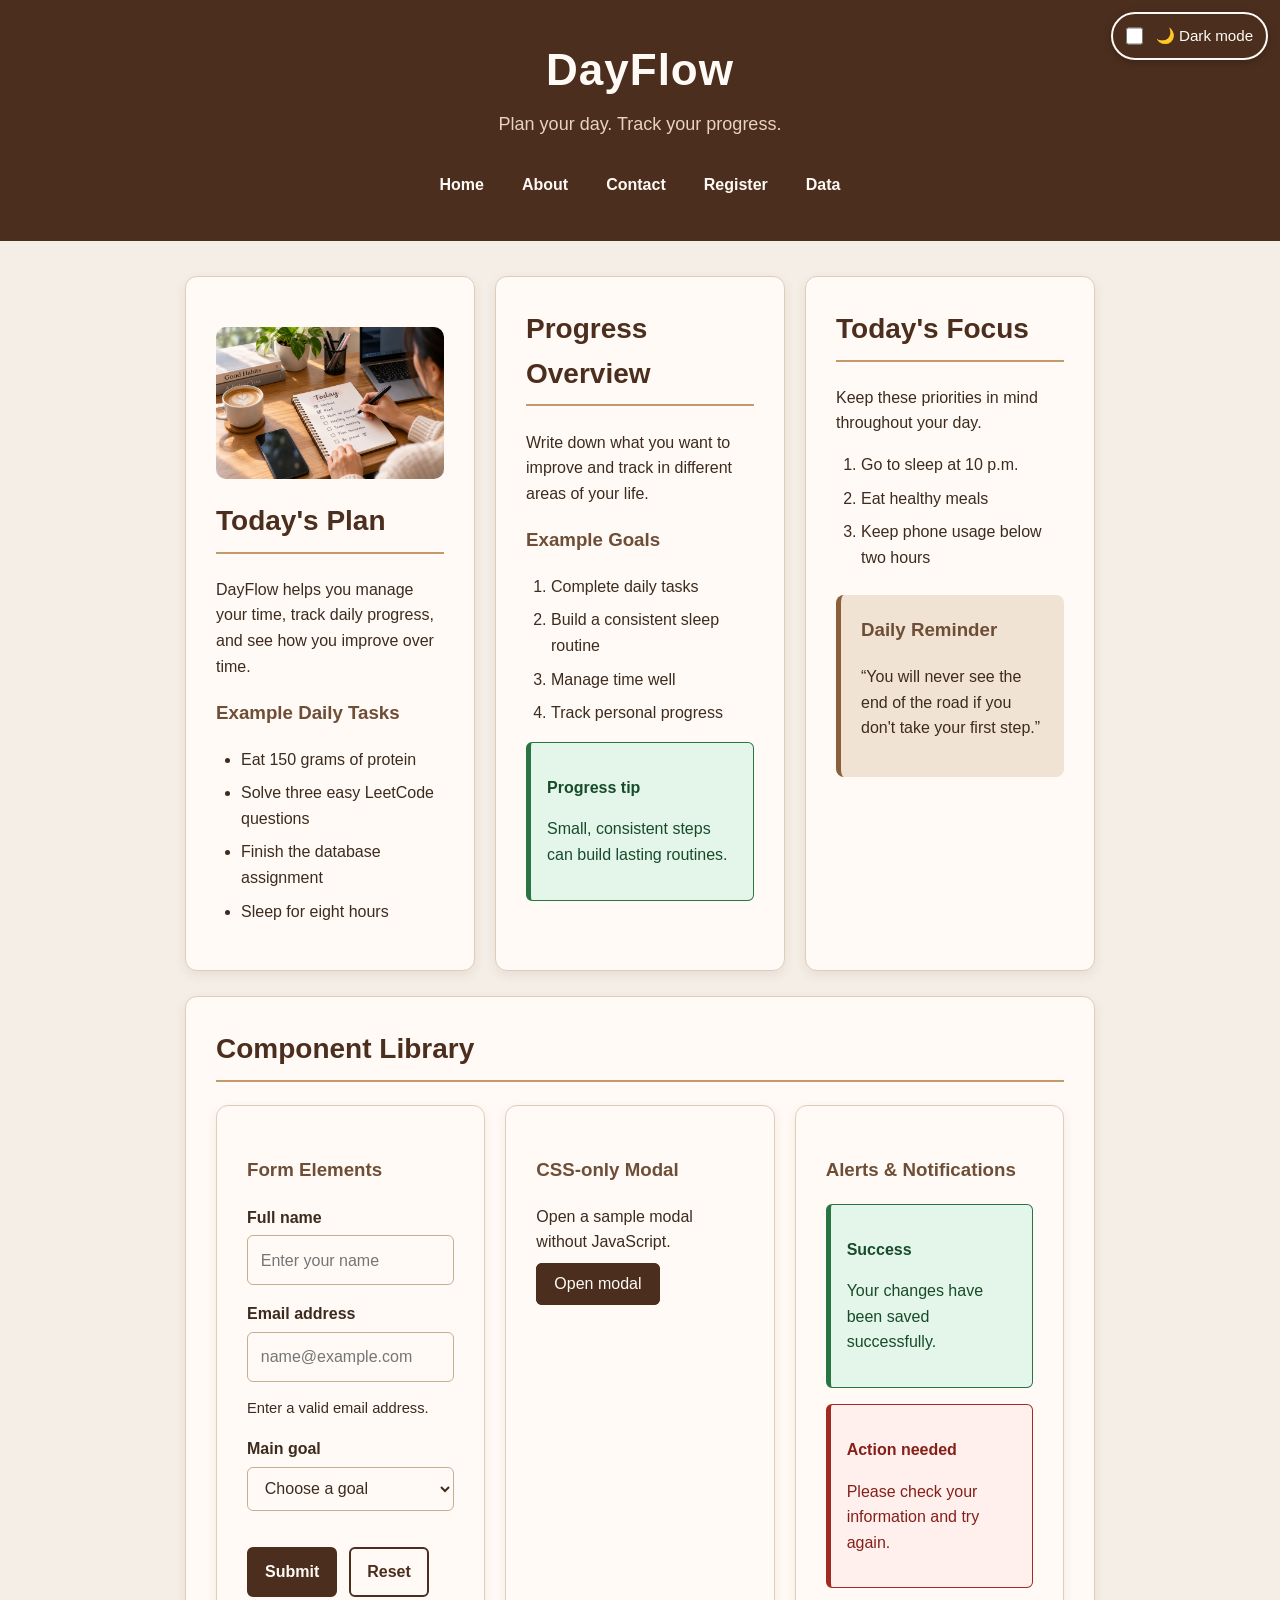
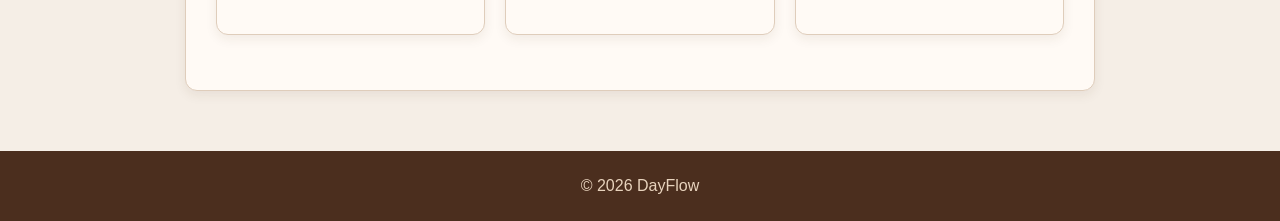
<file: index.html>
<!DOCTYPE html>
<html lang="en">
<head>
  <meta charset="UTF-8">
  <meta name="viewport" content="width=device-width, initial-scale=1.0">
  <meta name="color-scheme" content="light dark">
  <meta name="description" content="DayFlow helps you plan your day, track progress, and build better routines.">
  <title>DayFlow | Plan your day</title>
  <link rel="stylesheet" href="CSS/style.css">
</head>
<body>
  <a class="skip-link" href="#main-content">Skip to main content</a>
  <div class="theme-control">
    <input type="checkbox" id="theme-toggle" aria-label="Toggle dark mode">
    <label for="theme-toggle">🌙 Dark mode</label>
  </div>
  <header>
    <h1>DayFlow</h1>
    <p>Plan your day. Track your progress.</p>
    <nav aria-label="Main navigation">
      <a href="index.html">Home</a>
      <a href="about.html">About</a>
      <a href="contact.html">Contact</a>
      <a href="register.html">Register</a>
      <a href="data.html">Data</a>
    </nav>
  </header>
  <main id="main-content">
    <div class="component-grid">
      <section id="today-plan" aria-labelledby="plan-heading">
        <img src="images/Today's plan.png" alt="Illustration of a person planning daily tasks" width="600">
        <h2 id="plan-heading">Today's Plan</h2>
        <p>DayFlow helps you manage your time, track daily progress, and see how you improve over time.</p>
        <h3>Example Daily Tasks</h3>
        <ul>
          <li>Eat 150 grams of protein</li>
          <li>Solve three easy LeetCode questions</li>
          <li>Finish the database assignment</li>
          <li>Sleep for eight hours</li>
        </ul>
      </section>
      <section id="progress" aria-labelledby="progress-heading">
        <h2 id="progress-heading">Progress Overview</h2>
        <p>Write down what you want to improve and track in different areas of your life.</p>
        <h3>Example Goals</h3>
        <ol>
          <li>Complete daily tasks</li>
          <li>Build a consistent sleep routine</li>
          <li>Manage time well</li>
          <li>Track personal progress</li>
        </ol>
        <div class="alert alert-success" role="status">
          <p class="alert-title">Progress tip</p>
          <p>Small, consistent steps can build lasting routines.</p>
        </div>
      </section>
      <section id="focus" aria-labelledby="focus-heading">
        <h2 id="focus-heading">Today's Focus</h2>
        <p>Keep these priorities in mind throughout your day.</p>
        <ol>
          <li>Go to sleep at 10 p.m.</li>
          <li>Eat healthy meals</li>
          <li>Keep phone usage below two hours</li>
        </ol>
        <article>
          <h3>Daily Reminder</h3>
          <p>“You will never see the end of the road if you don't take your first step.”</p>
        </article>
      </section>
    </div>

    <section id="components" aria-labelledby="components-heading">
      <h2 id="components-heading">Component Library</h2>
      <div class="component-grid">
        <section aria-labelledby="form-heading">
          <h3 id="form-heading">Form Elements</h3>
          <form action="#" method="get">
            <div class="form-group">
              <label for="demo-name">Full name</label>
              <input id="demo-name" name="name" type="text" autocomplete="name" placeholder="Enter your name" required>
            </div>
            <div class="form-group">
              <label for="demo-email">Email address</label>
              <input id="demo-email" name="email" type="email" autocomplete="email" aria-describedby="email-help" placeholder="name@example.com" required>
              <p id="email-help" class="help-text">Enter a valid email address.</p>
            </div>
            <div class="form-group">
              <label for="demo-category">Main goal</label>
              <select id="demo-category" name="goal" required>
                <option value="">Choose a goal</option>
                <option value="productivity">Improve productivity</option>
                <option value="routine">Build better routines</option>
                <option value="progress">Track progress</option>
              </select>
            </div>
            <div class="button-row">
              <button type="submit">Submit</button>
              <button class="button-secondary" type="reset">Reset</button>
            </div>
          </form>
        </section>
        <section aria-labelledby="modal-heading">
          <h3 id="modal-heading">CSS-only Modal</h3>
          <p>Open a sample modal without JavaScript.</p>
          <input class="modal-toggle" type="checkbox" id="modal-toggle" aria-label="Toggle welcome dialog">
          <label class="button modal-trigger" for="modal-toggle">Open modal</label>
          <div class="modal-overlay">
            <div class="modal-content" role="dialog" aria-labelledby="dialog-title" aria-describedby="dialog-description">
              <h3 id="dialog-title">Welcome to DayFlow</h3>
              <p id="dialog-description">This modal is built with HTML and CSS only. Use the close control to return to the page.</p>
              <div class="modal-actions"><label class="button button-secondary modal-close" for="modal-toggle">Close modal</label></div>
            </div>
          </div>
        </section>
        <section aria-labelledby="alerts-heading">
          <h3 id="alerts-heading">Alerts &amp; Notifications</h3>
          <div class="alert alert-success" role="status">
            <p class="alert-title">Success</p>
            <p>Your changes have been saved successfully.</p>
          </div>
          <div class="alert alert-error" role="alert">
            <p class="alert-title">Action needed</p>
            <p>Please check your information and try again.</p>
          </div>
        </section>
      </div>
    </section>
  </main>
  <footer><p>&copy; 2026 DayFlow</p></footer>
</body>
</html>
</file>
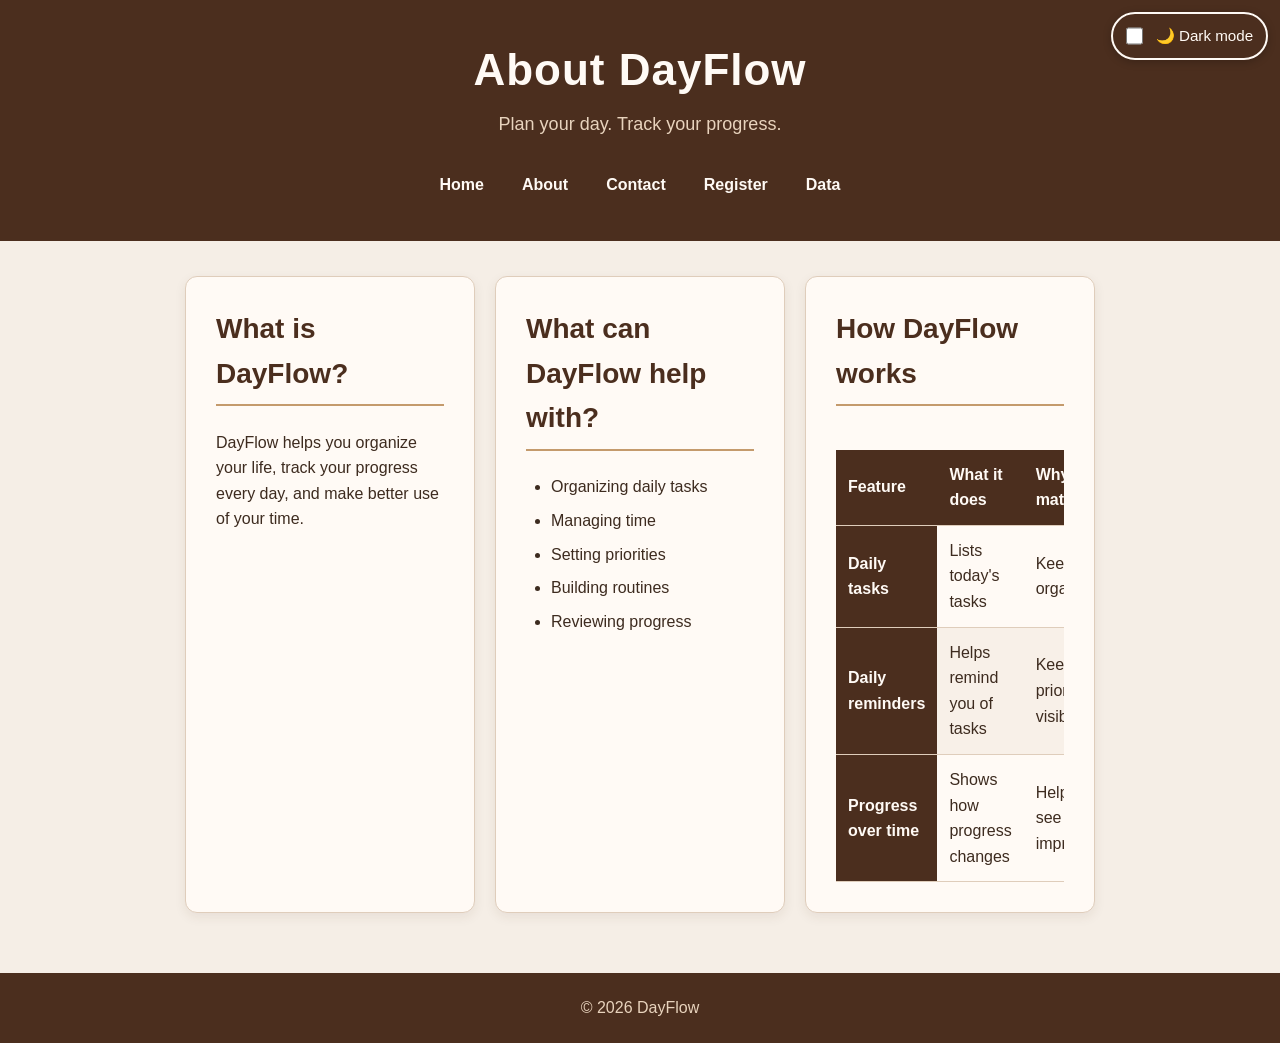
<file: about.html>
<!DOCTYPE html>
<html lang="en">
<head>
  <meta charset="UTF-8">
  <meta name="viewport" content="width=device-width, initial-scale=1.0">
  <meta name="color-scheme" content="light dark">
  <meta name="description" content="Learn how DayFlow supports daily planning, routines, and progress tracking.">
  <title>About | DayFlow</title>
  <link rel="stylesheet" href="CSS/style.css">
</head>
<body>
  <a class="skip-link" href="#main-content">Skip to main content</a>
  <div class="theme-control">
    <input type="checkbox" id="theme-toggle" aria-label="Toggle dark mode">
    <label for="theme-toggle">🌙 Dark mode</label>
  </div>
  <header>
    <h1>About DayFlow</h1>
    <p>Plan your day. Track your progress.</p>
    <nav aria-label="Main navigation">
      <a href="index.html">Home</a>
      <a href="about.html">About</a>
      <a href="contact.html">Contact</a>
      <a href="register.html">Register</a>
      <a href="data.html">Data</a>
    </nav>
  </header>
  <main id="main-content">
    <div class="component-grid">
      <section id="whatisdayflow" aria-labelledby="about-heading">
        <h2 id="about-heading">What is DayFlow?</h2>
        <p>DayFlow helps you organize your life, track your progress every day, and make better use of your time.</p>
      </section>
      <section id="help" aria-labelledby="help-heading">
        <h2 id="help-heading">What can DayFlow help with?</h2>
        <ul><li>Organizing daily tasks</li><li>Managing time</li><li>Setting priorities</li><li>Building routines</li><li>Reviewing progress</li></ul>
      </section>
      <section id="howitworks" aria-labelledby="how-heading">
        <h2 id="how-heading">How DayFlow works</h2>
        <div style="overflow-x:auto">
          <table>
            <thead><tr><th scope="col">Feature</th><th scope="col">What it does</th><th scope="col">Why it matters</th></tr></thead>
            <tbody>
              <tr><th scope="row">Daily tasks</th><td>Lists today's tasks</td><td>Keeps you organized</td></tr>
              <tr><th scope="row">Daily reminders</th><td>Helps remind you of tasks</td><td>Keeps priorities visible</td></tr>
              <tr><th scope="row">Progress over time</th><td>Shows how progress changes</td><td>Helps you see improvement</td></tr>
            </tbody>
          </table>
        </div>
      </section>
    </div>
  </main>
  <footer><p>&copy; 2026 DayFlow</p></footer>
</body>
</html>
</file>
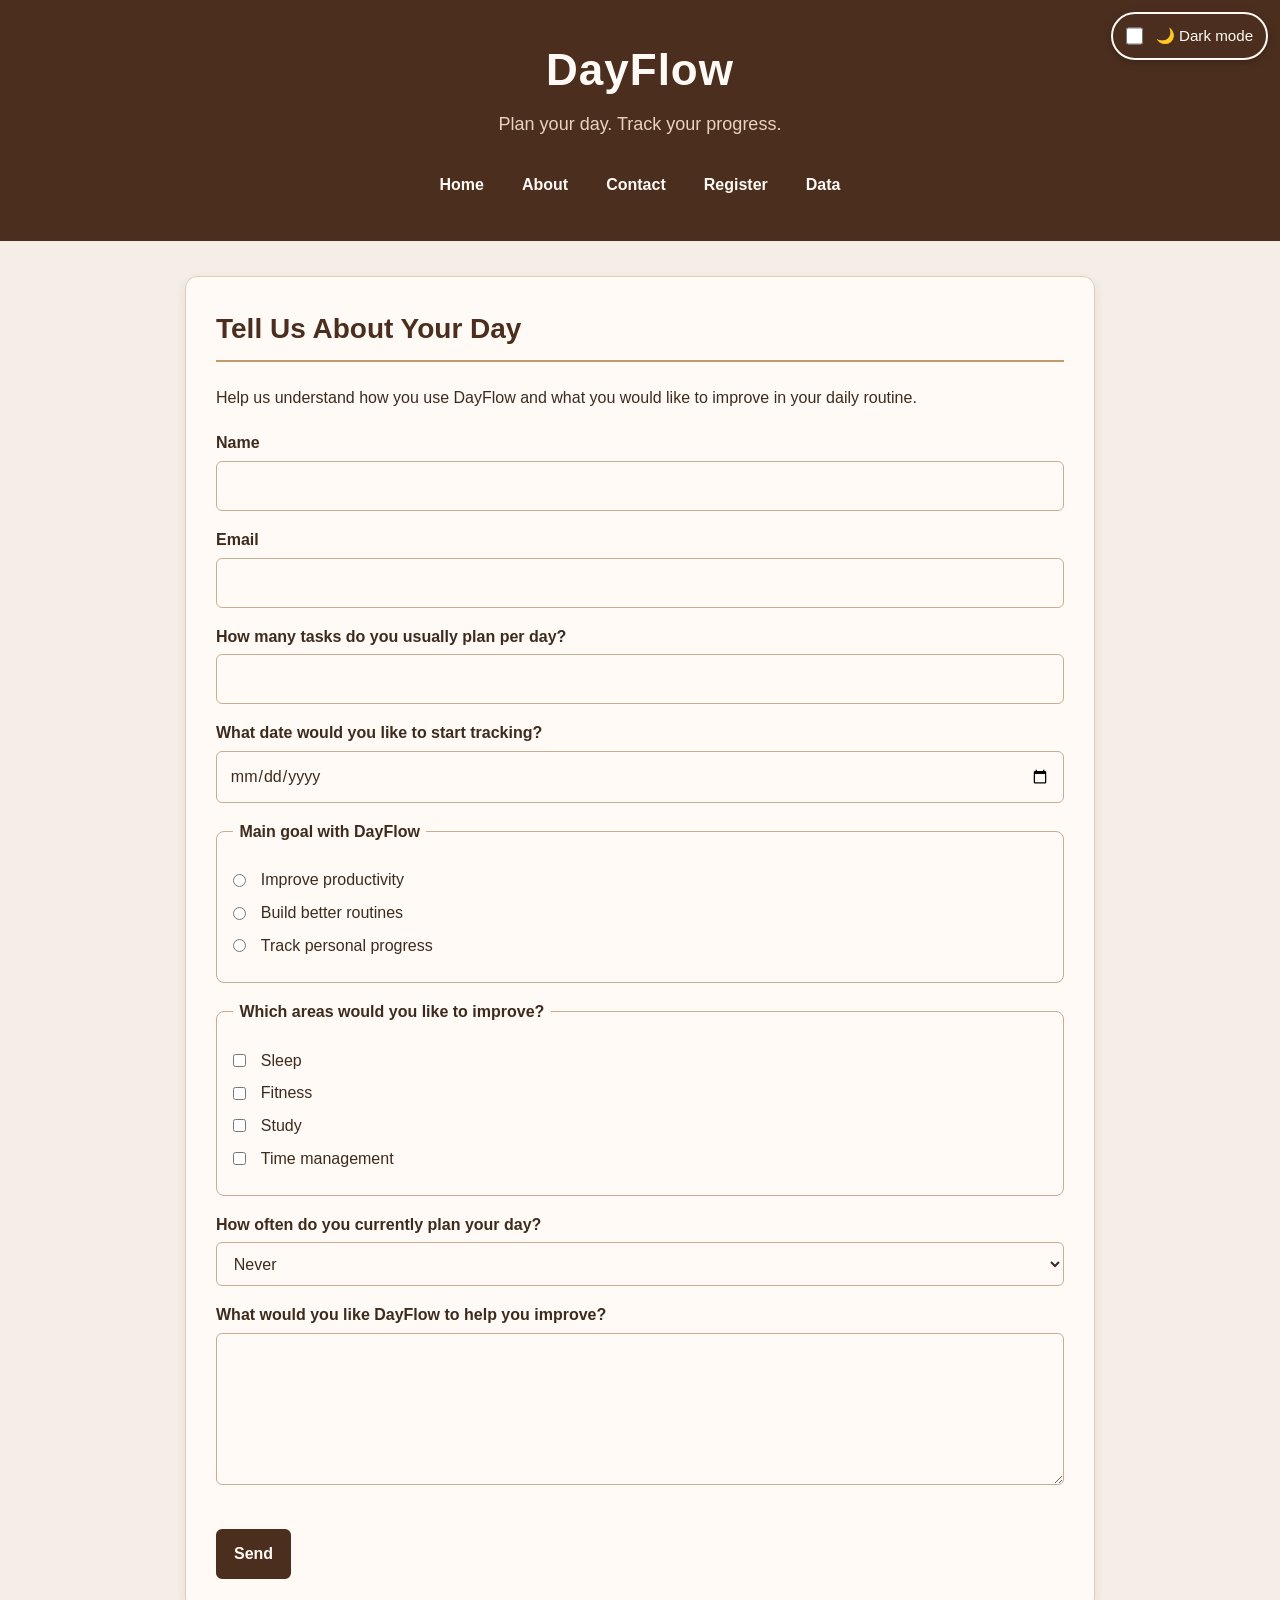
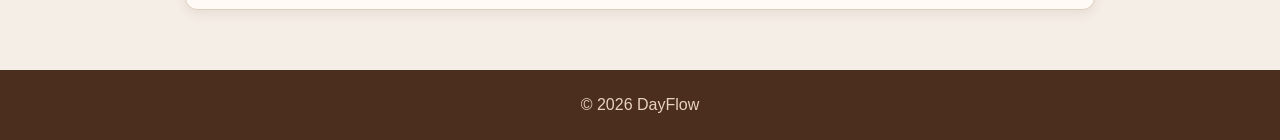
<file: contact.html>
<!DOCTYPE html>
<html lang="en">
<head>
  <meta charset="UTF-8">
  <meta name="viewport" content="width=device-width, initial-scale=1.0">
  <meta name="color-scheme" content="light dark">
  <meta name="description" content="Tell DayFlow about your daily planning goals and routines.">
  <title>Contact | DayFlow</title>
  <link rel="stylesheet" href="CSS/style.css">
</head>
<body>
  <a class="skip-link" href="#main-content">Skip to main content</a>
  <div class="theme-control">
    <input type="checkbox" id="theme-toggle" aria-label="Toggle dark mode">
    <label for="theme-toggle">🌙 Dark mode</label>
  </div>
  <header>
    <h1>DayFlow</h1><p>Plan your day. Track your progress.</p>
    <nav aria-label="Main navigation">
      <a href="index.html">Home</a>
      <a href="about.html">About</a>
      <a href="contact.html">Contact</a>
      <a href="register.html">Register</a>
      <a href="data.html">Data</a>
    </nav>
  </header>
  <main id="main-content">
    <section aria-labelledby="contact-heading">
      <h2 id="contact-heading">Tell Us About Your Day</h2>
      <p>Help us understand how you use DayFlow and what you would like to improve in your daily routine.</p>
      <form action="#" method="get">
        <div class="form-group"><label for="name">Name</label><input type="text" id="name" name="name" autocomplete="name" required></div>
        <div class="form-group"><label for="email">Email</label><input type="email" id="email" name="email" autocomplete="email" required></div>
        <div class="form-group"><label for="tasks">How many tasks do you usually plan per day?</label><input type="number" id="tasks" name="tasks" min="1" inputmode="numeric"></div>
        <div class="form-group"><label for="start-date">What date would you like to start tracking?</label><input type="date" id="start-date" name="start-date"></div>
        <fieldset>
          <legend>Main goal with DayFlow</legend>
          <div><input type="radio" id="productivity" name="goal" value="productivity"><label for="productivity">Improve productivity</label></div>
          <div><input type="radio" id="routine" name="goal" value="routine"><label for="routine">Build better routines</label></div>
          <div><input type="radio" id="progress" name="goal" value="progress"><label for="progress">Track personal progress</label></div>
        </fieldset>
        <fieldset>
          <legend>Which areas would you like to improve?</legend>
          <div><input type="checkbox" id="sleep" name="areas" value="sleep"><label for="sleep">Sleep</label></div>
          <div><input type="checkbox" id="fitness" name="areas" value="fitness"><label for="fitness">Fitness</label></div>
          <div><input type="checkbox" id="study" name="areas" value="study"><label for="study">Study</label></div>
          <div><input type="checkbox" id="time" name="areas" value="time"><label for="time">Time management</label></div>
        </fieldset>
        <div class="form-group"><label for="frequency">How often do you currently plan your day?</label><select id="frequency" name="frequency"><option value="never">Never</option><option value="sometimes">Sometimes</option><option value="often">Often</option><option value="daily">Every day</option></select></div>
        <div class="form-group"><label for="message">What would you like DayFlow to help you improve?</label><textarea id="message" name="message" rows="5"></textarea></div>
        <button type="submit">Send</button>
      </form>
    </section>
  </main>
  <footer><p>&copy; 2026 DayFlow</p></footer>
</body>
</html>
</file>
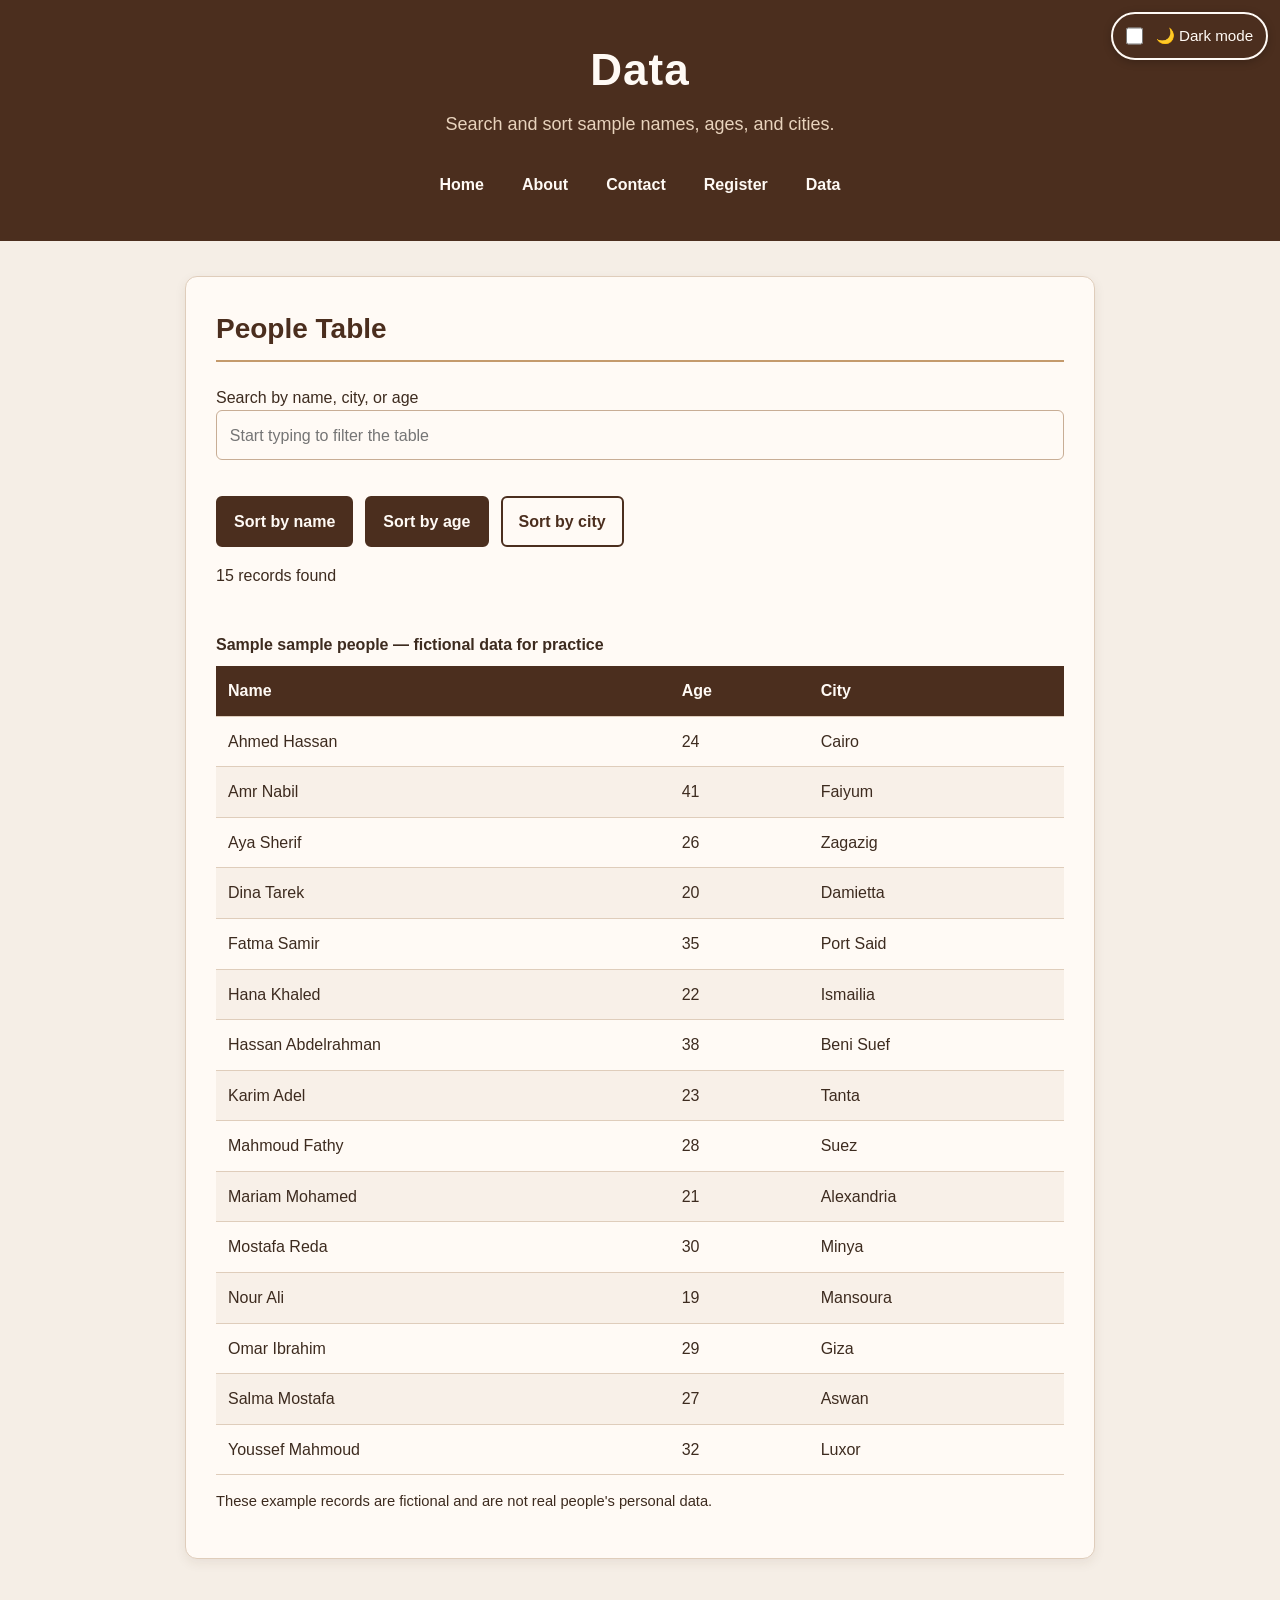
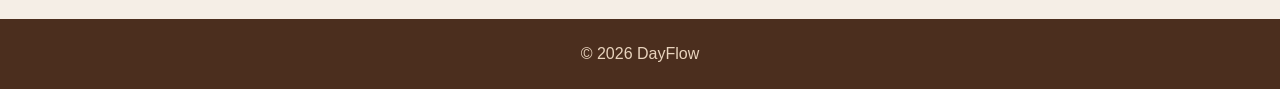
<file: data.html>
<!DOCTYPE html>
<html lang="en"><head><meta charset="UTF-8"><meta name="viewport" content="width=device-width, initial-scale=1"><meta name="color-scheme" content="light dark"><meta name="description" content="Search and sort sample data."><title>Data | DayFlow</title><link rel="stylesheet" href="CSS/style.css"><script src="js/data.js" defer></script></head>
<body><a class="skip-link" href="#main-content">Skip to main content</a><div class="theme-control"><input type="checkbox" id="theme-toggle" aria-label="Toggle dark mode"><label for="theme-toggle">🌙 Dark mode</label></div>
<header><h1>Data</h1><p>Search and sort sample names, ages, and cities.</p><nav aria-label="Main navigation">
      <a href="index.html">Home</a>
      <a href="about.html">About</a>
      <a href="contact.html">Contact</a>
      <a href="register.html">Register</a>
      <a href="data.html">Data</a>
    </nav></header>
<main id="main-content"><section aria-labelledby="data-heading"><h2 id="data-heading">People Table</h2><div class="form-group"><label for="search">Search by name, city, or age</label><input type="search" id="search" name="search" placeholder="Start typing to filter the table" autocomplete="off"></div>
<div class="button-row" aria-label="Sort table"><button type="button" id="sort-name">Sort by name</button><button type="button" id="sort-age">Sort by age</button><button type="button" id="sort-city" class="button-secondary">Sort by city</button></div><p id="result-count" role="status" aria-live="polite"></p>
<div style="overflow-x:auto"><table><caption>Sample sample people — fictional data for practice</caption><thead><tr><th scope="col">Name</th><th scope="col">Age</th><th scope="col">City</th></tr></thead><tbody id="people-table-body"></tbody></table></div><p class="help-text">These example records are fictional and are not real people's personal data.</p></section></main><footer><p>&copy; 2026 DayFlow</p></footer></body></html>
</file>
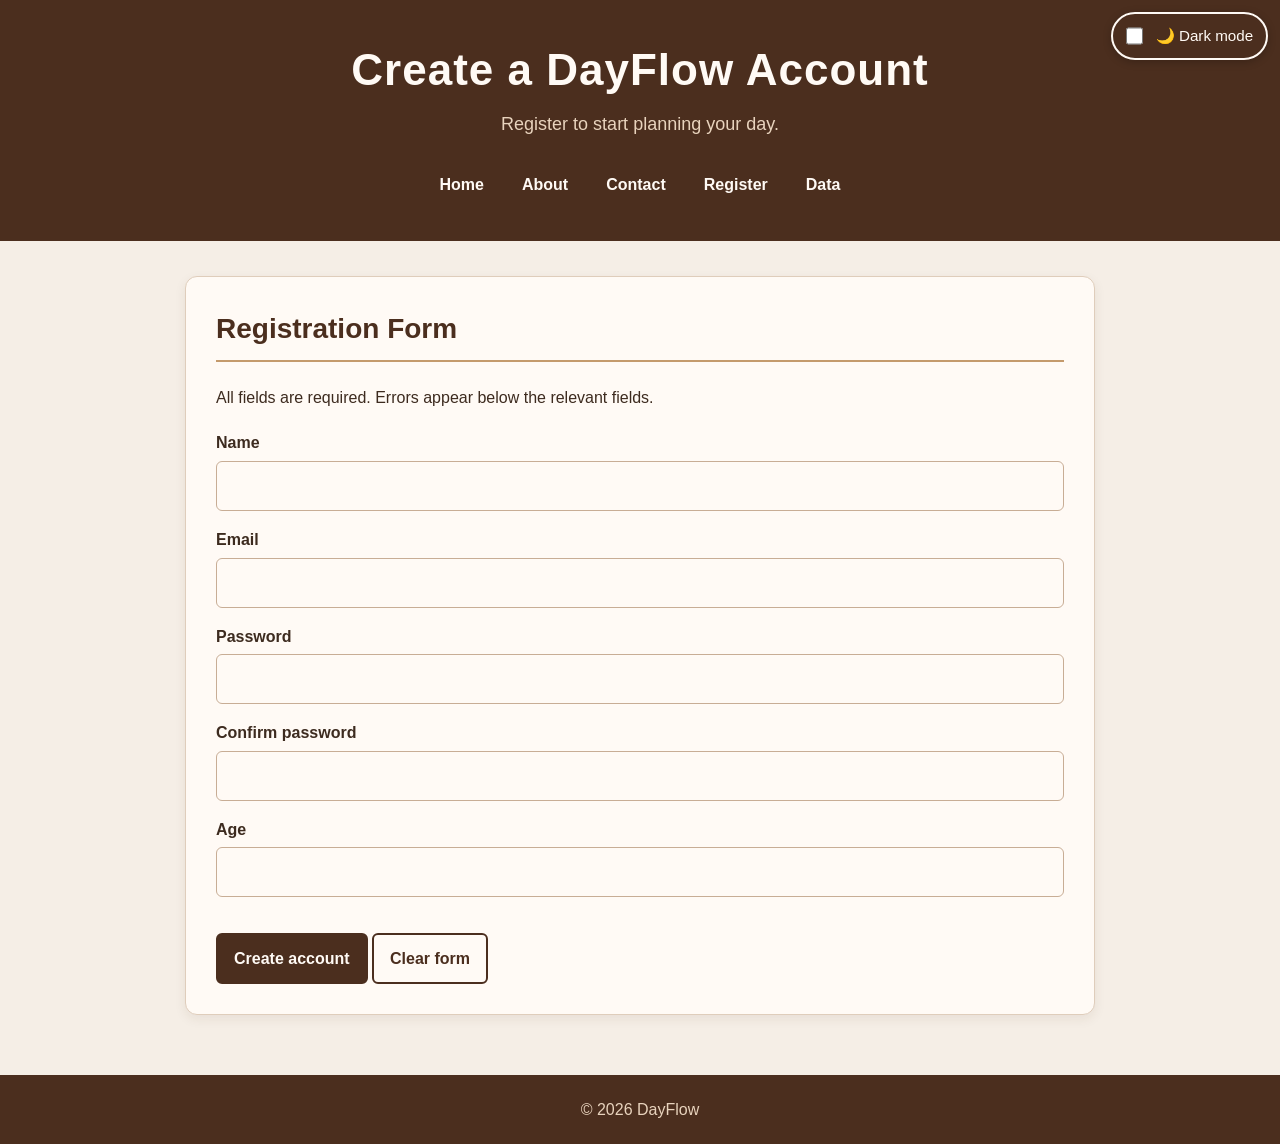
<file: register.html>
<!DOCTYPE html>
<html lang="en"><head><meta charset="UTF-8"><meta name="viewport" content="width=device-width, initial-scale=1"><meta name="color-scheme" content="light dark"><meta name="description" content="Create a DayFlow account."><title>Register | DayFlow</title><link rel="stylesheet" href="CSS/style.css"><script src="js/register.js" defer></script></head>
<body><a class="skip-link" href="#main-content">Skip to main content</a><div class="theme-control"><input type="checkbox" id="theme-toggle" aria-label="Toggle dark mode"><label for="theme-toggle">🌙 Dark mode</label></div>
<header><h1>Create a DayFlow Account</h1><p>Register to start planning your day.</p><nav aria-label="Main navigation">
      <a href="index.html">Home</a>
      <a href="about.html">About</a>
      <a href="contact.html">Contact</a>
      <a href="register.html">Register</a>
      <a href="data.html">Data</a>
    </nav></header>
<main id="main-content"><section aria-labelledby="register-heading"><h2 id="register-heading">Registration Form</h2><p>All fields are required. Errors appear below the relevant fields.</p>
<form id="registration-form" action="#" method="get" novalidate>
<div class="form-group"><label for="name">Name</label><input type="text" id="name" name="name" autocomplete="name" required aria-describedby="name-error"><p class="field-error" id="name-error" aria-live="polite"></p></div>
<div class="form-group"><label for="email">Email</label><input type="email" id="email" name="email" autocomplete="email" required aria-describedby="email-error"><p class="field-error" id="email-error" aria-live="polite"></p></div>
<div class="form-group"><label for="password">Password</label><input type="password" id="password" name="password" autocomplete="new-password" required aria-describedby="password-error"><p class="field-error" id="password-error" aria-live="polite"></p></div>
<div class="form-group"><label for="confirm-password">Confirm password</label><input type="password" id="confirm-password" name="confirm-password" autocomplete="new-password" required aria-describedby="confirm-password-error"><p class="field-error" id="confirm-password-error" aria-live="polite"></p></div>
<div class="form-group"><label for="age">Age</label><input type="number" id="age" name="age" min="1" max="120" step="1" inputmode="numeric" required aria-describedby="age-error"><p class="field-error" id="age-error" aria-live="polite"></p></div>
<div id="form-status" class="alert" role="status" aria-live="polite" hidden></div><button type="submit">Create account</button> <button type="reset" class="button-secondary">Clear form</button>
</form></section></main><footer><p>&copy; 2026 DayFlow</p></footer></body></html>
</file>
<file: CSS/style.css>
* {
    box-sizing: border-box;
}

body {
    margin: 0;
    font-family: Arial, Helvetica, sans-serif;
    font-size: 16px;
    line-height: 1.6;
    color: #3d2b1f;
    background-color: #f5eee6;
}




header {
    background-color: #4b2e1e;
    color: #fffaf5;
    text-align: center;
    padding: 35px 20px;
}

header h1 {
    margin: 0;
    font-size: 44px;
    letter-spacing: 1px;
    text-align: center;
}

header p {
    margin: 5px auto 25px;
    color: #e8d3bd;
    font-size: 18px;
    text-align: center;
}




nav {
    display: flex;
    justify-content: center;
    align-items: center;
    flex-wrap: wrap;
    gap: 10px;
}

nav a {
    color: #fffaf5;
    text-decoration: none;
    font-weight: bold;
    padding: 8px 14px;
    border-radius: 6px;
}

nav a:hover {
    background-color: #6f4e37;
}




main {
    max-width: 950px;
    margin: 0 auto;
    padding: 35px 20px;
}




section {
    background-color: #fffaf5;
    padding: 30px;
    margin-bottom: 25px;
    border: 1px solid #dfcdbb;
    border-radius: 12px;
    box-shadow: 0 4px 12px rgba(75, 46, 30, 0.08);
}

section h2 {
    margin-top: 0;
    color: #4b2e1e;
    font-size: 28px;
    border-bottom: 2px solid #c49a6c;
    padding-bottom: 8px;
}

section h3 {
    color: #6f4e37;
}




p {
    max-width: 750px;
}




ul,
ol {
    padding-left: 25px;
}

li {
    margin-bottom: 8px;
}




article {
    margin-top: 25px;
    padding: 20px;
    background-color: #f1e3d4;
    border-left: 5px solid #8b5e3c;
    border-radius: 8px;
}

article h3 {
    margin-top: 0;
}



table {
    width: 100%;
    border-collapse: collapse;
    margin-top: 20px;
}

th {
    background-color: #4b2e1e;
    color: #fffaf5;
    text-align: left;
}

th,
td {
    padding: 12px;
    border-bottom: 1px solid #dfcdbb;
}

tr:nth-child(even) {
    background-color: #f8f0e8;
}




form {
    margin-top: 20px;
}

form label {
    display: block;
    margin-top: 15px;
    margin-bottom: 5px;
    font-weight: bold;
}

input,
select,
textarea {
    width: 100%;
    padding: 10px;
    border: 1px solid #c8ad95;
    border-radius: 6px;
    background-color: #fffdf9;
    color: #3d2b1f;
    font-size: 16px;
}

textarea {
    resize: vertical;
}

input:focus,
select:focus,
textarea:focus {
    outline: 2px solid #c49a6c;
}



input[type="radio"],
input[type="checkbox"] {
    width: auto;
    display: inline-block;
    vertical-align: middle;
    margin: 0 6px 0 0;
}

input[type="radio"] + label,
input[type="checkbox"] + label {
    display: inline;
    margin: 0;
    font-weight: normal;
    vertical-align: middle;
}




button {
    margin-top: 20px;
    padding: 11px 25px;
    background-color: #4b2e1e;
    color: #fffaf5;
    border: none;
    border-radius: 6px;
    font-size: 16px;
    font-weight: bold;
    cursor: pointer;
}

button:hover {
    background-color: #6f4e37;
}




img {
    width: 600px;
    max-width: 100%;
    height: auto;
    display: block;
    margin: 20px auto;
    border-radius: 10px;
}




footer {
    background-color: #4b2e1e;
    color: #e8d3bd;
    text-align: center;
    padding: 22px;
}

footer p {
    margin: 0 auto;
}

/* Responsive layout */
.component-grid { display:grid; grid-template-columns:minmax(0,1fr); gap:1.25rem; }
@media (min-width:600px) { .component-grid { grid-template-columns:repeat(2,minmax(0,1fr)); } }
@media (min-width:1000px) { .component-grid { grid-template-columns:repeat(3,minmax(0,1fr)); } }
.skip-link { position:absolute; top:-100px; left:1rem; z-index:100; padding:.75rem 1rem; color:#fff; background:#4b2e1e; border-radius:6px; }
.skip-link:focus { top:1rem; }
.theme-control { position:fixed; top:.75rem; right:.75rem; z-index:50; display:inline-flex; align-items:center; gap:.4rem; padding:.6rem .8rem; color:#fffaf5; background:#4b2e1e; border:2px solid #fffaf5; border-radius:999px; box-shadow:0 2px 8px rgba(0,0,0,.22); font-size:.95rem; }
.theme-control input { width:1.1rem; height:1.1rem; accent-color:#c49a6c; }
.theme-control label { margin:0; cursor:pointer; }
.form-group { margin-bottom:1rem; }
input:not([type=checkbox]):not([type=radio]), select, textarea { width:100%; min-height:44px; padding:.7rem .8rem; font:inherit; color:var(--text,#3d2b1f); background:var(--surface,#fffaf5); border:1px solid #c8ad95; border-radius:6px; }
button, .button { display:inline-flex; align-items:center; justify-content:center; min-height:44px; padding:.65rem 1rem; font:inherit; font-weight:700; color:#fffaf5; background:#4b2e1e; border:2px solid #4b2e1e; border-radius:6px; cursor:pointer; text-decoration:none; }
button:hover, .button:hover { background:#6f4e37; }
.button-secondary { color:#4b2e1e; background:transparent; }
.button-row, .modal-actions { display:flex; flex-wrap:wrap; gap:.75rem; margin-top:1rem; }
input:focus-visible, select:focus-visible, textarea:focus-visible, button:focus-visible, a:focus-visible, .button:focus-visible { outline:3px solid #075fc7; outline-offset:3px; }
fieldset { margin:1rem 0; padding:1rem; border:1px solid #c8ad95; border-radius:8px; }
legend { padding:0 .4rem; font-weight:700; }
fieldset div { display:flex; align-items:center; gap:.55rem; margin:.45rem 0; }
fieldset label { display:inline; margin:0; font-weight:400; }
.field-error { margin:.3rem 0 0; color:#842018; font-size:.92rem; font-weight:700; }
[aria-invalid=true] { border-color:#a12b22 !important; }
[hidden] { display:none !important; }
.help-text { font-size:.92rem; }
.alert { margin:1rem 0; padding:1rem; border:1px solid; border-left-width:5px; border-radius:6px; }
.alert-success { color:#174b2b; background:#e4f6e9; border-color:#287543; }
.alert-error { color:#842018; background:#fff0ee; border-color:#a12b22; }
.alert-title { font-weight:700; }
.modal-toggle { position:absolute; width:1px; height:1px; overflow:hidden; clip-path:inset(50%); }
.modal-overlay { position:fixed; inset:0; z-index:10; display:none; align-items:center; justify-content:center; padding:1rem; overflow-y:auto; background:rgba(0,0,0,.78); }
.modal-toggle:checked ~ .modal-overlay { display:flex; }
.modal-content { width:min(100%,480px); max-height:calc(100vh - 2rem); overflow-y:auto; padding:1.5rem; background:#fffaf5; color:#3d2b1f; border:1px solid #cdb8a4; border-radius:12px; box-shadow:0 12px 35px rgba(0,0,0,.3); }
table caption { text-align:left; font-weight:700; padding:.5rem 0; }
@media (prefers-color-scheme:dark) {
 :root { color-scheme:dark; --text:#f8f1e9; --surface:#24211e; }
 body { color:#f8f1e9; background:#171513; }
 section, .card { color:#f8f1e9; background:#24211e; border-color:#756252; }
 section h2, .card h2, h3 { color:#f0d4b8; }
 article, tr:nth-child(even) { background:#332b25; }
 th, header, footer { background:#21170f; }
 input:not([type=checkbox]):not([type=radio]), select, textarea { color:#f8f1e9; background:#24211e; border-color:#756252; }
 .alert-success { color:#d9fbe3; background:#143d26; border-color:#67d58b; }
 .alert-error { color:#ffe1dd; background:#4a211e; border-color:#ff8d82; }
 .field-error { color:#ffb4aa; }
 .modal-content { color:#f8f1e9; background:#24211e; border-color:#756252; }
 .button-secondary { color:#f0d4b8; }
}
body:has(#theme-toggle:checked) { color:#f8f1e9; background:#171513; }
body:has(#theme-toggle:checked) section, body:has(#theme-toggle:checked) .card { color:#f8f1e9; background:#24211e; border-color:#756252; }
body:has(#theme-toggle:checked) section h2, body:has(#theme-toggle:checked) h3 { color:#f0d4b8; }
body:has(#theme-toggle:checked) article, body:has(#theme-toggle:checked) tr:nth-child(even) { background:#332b25; }
body:has(#theme-toggle:checked) th, body:has(#theme-toggle:checked) header, body:has(#theme-toggle:checked) footer { background:#21170f; }
body:has(#theme-toggle:checked) input:not([type=checkbox]):not([type=radio]), body:has(#theme-toggle:checked) select, body:has(#theme-toggle:checked) textarea { color:#f8f1e9; background:#24211e; border-color:#756252; }
body:has(#theme-toggle:checked) .modal-content { color:#f8f1e9; background:#24211e; }
@media (max-width:600px) { .theme-control { top:.5rem; right:.5rem; font-size:.85rem; } header { padding-top:4rem; } }
@media (prefers-reduced-motion:reduce) { html { scroll-behavior:auto; } *,*::before,*::after { scroll-behavior:auto !important; animation-duration:.01ms !important; transition-duration:.01ms !important; } }
</file>
